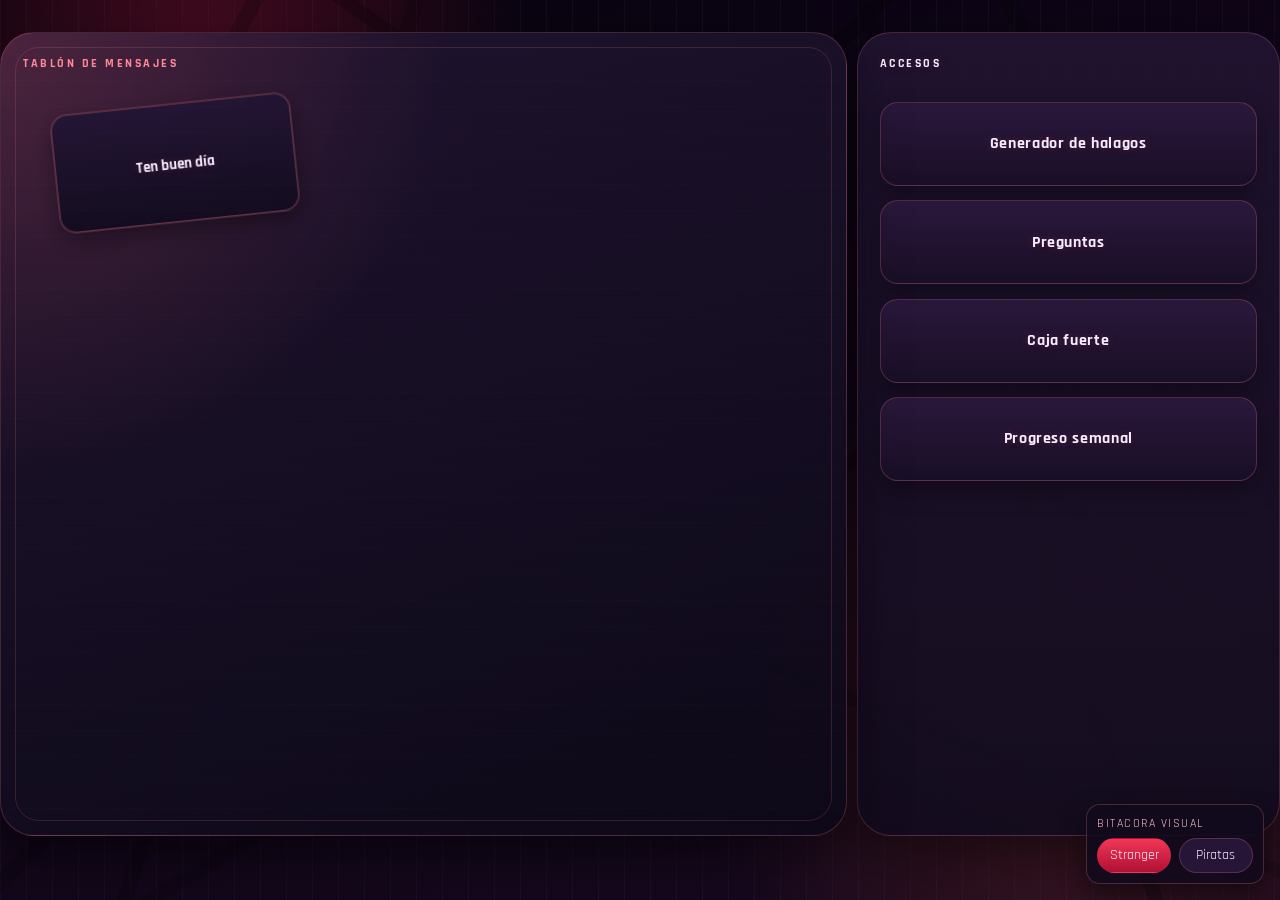
<file: index.html>
<!doctype html>
<html lang="es">
<head>
  <meta charset="utf-8">
  <meta name="viewport" content="width=device-width, initial-scale=1">
  <title>Aniversario | Inicio</title>
  <link rel="stylesheet" href="css/global.css">
  <link rel="stylesheet" href="css/home.css">
  <link rel="stylesheet" href="css/theme-pirates.css" id="themePiratesStylesheet" disabled>
</head>
<body data-page="home" class="home-scene">
  <main class="home-layout" aria-label="Pantalla de inicio">
    <section class="board-panel">
      <div class="board-frame">
        <div class="section-heading">
          <p class="eyebrow">Tablón de mensajes</p>
        </div>
        <div id="announcementsGrid" class="announcements-grid" aria-live="polite"></div>
      </div>
    </section>

    <aside class="links-panel" aria-label="Enlaces rápidos">
      <div class="links-frame">
        <p class="eyebrow">Accesos</p>
        <nav class="quick-links">
          <a href="compliments.html"><span>01</span><strong>Generador de halagos</strong></a>
          <a href="quiz.html"><span>02</span><strong>Preguntas</strong></a>
          <a href="safe.html"><span>03</span><strong>Caja fuerte</strong></a>
          <a href="progress.html"><span>04</span><strong>Progreso semanal</strong></a>
        </nav>
      </div>
    </aside>
  </main>

  <div id="modalRoot"></div>

  <script src="js/utils.js"></script>
  <script src="js/storage.js"></script>
  <script src="js/modal.js"></script>
  <script src="js/app.js"></script>
  <script src="js/home.js"></script>
</body>
</html>
</file>
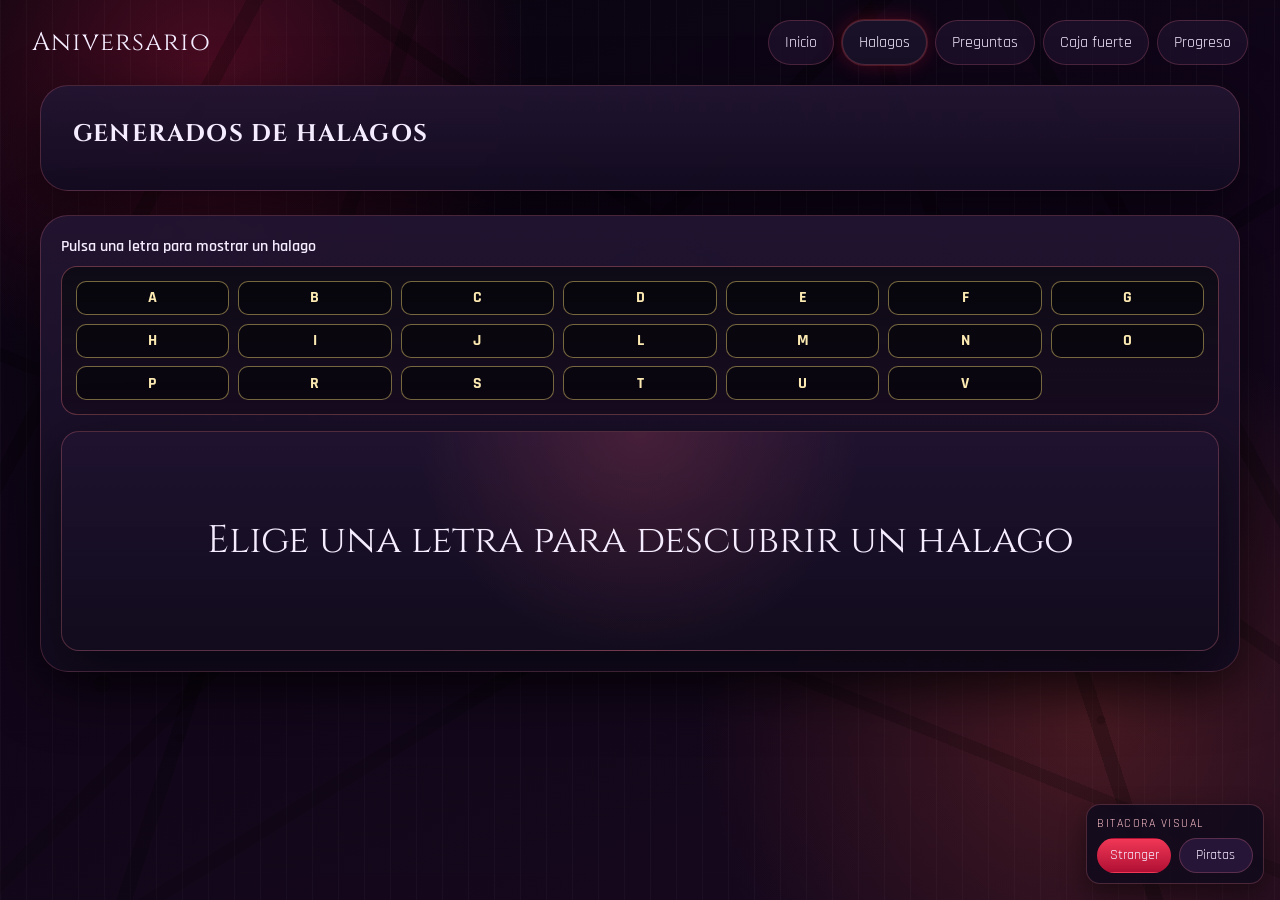
<file: compliments.html>
<!doctype html>
<html lang="es">
<head>
  <meta charset="utf-8">
  <meta name="viewport" content="width=device-width, initial-scale=1">
  <title>Aniversario | Halagos</title>
  <link rel="stylesheet" href="css/global.css">
  <link rel="stylesheet" href="css/compliments.css">
  <link rel="stylesheet" href="css/theme-pirates.css" id="themePiratesStylesheet" disabled>
</head>
<body data-page="compliments">
  <header class="site-header">
    <a class="brand" href="index.html">Aniversario</a>
    <nav class="site-nav" aria-label="Navegación principal">
      <a href="index.html">Inicio</a>
      <a class="active" href="compliments.html">Halagos</a>
      <a href="quiz.html">Preguntas</a>
      <a href="safe.html">Caja fuerte</a>
      <a href="progress.html">Progreso</a>
    </nav>
  </header>

  <main class="page-shell">
    <section class="hero-card">
      <h1>Generados de halagos</h1>
    </section>

    <section class="compliments-grid">
      <article class="tool-card">
        <div class="controls">
          <div class="alphabet-filter">
            <p class="alphabet-title">Pulsa una letra para mostrar un halago</p>
            <div class="alphabet-board">
              <div id="alphabetLetters" class="alphabet-letters" role="listbox" aria-label="Letras disponibles"></div>
            </div>
          </div>
        </div>
        <div id="complimentResult" class="result-card" aria-live="polite"></div>
      </article>
    </section>
  </main>

  <div id="modalRoot"></div>

  <script src="js/utils.js"></script>
  <script src="js/storage.js"></script>
  <script src="js/modal.js"></script>
  <script src="js/app.js"></script>
  <script src="js/compliments.js"></script>
</body>
</html>
</file>
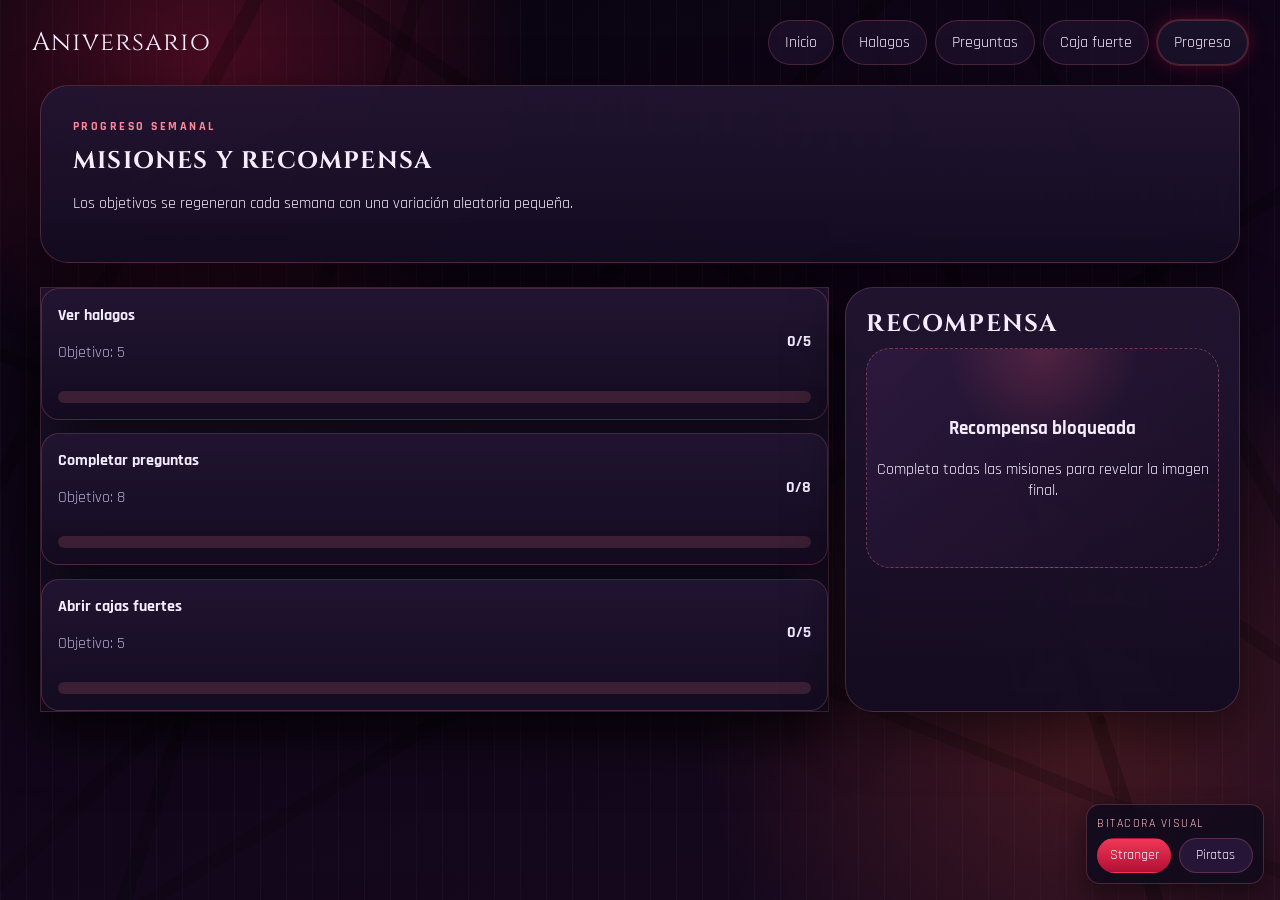
<file: progress.html>
<!doctype html>
<html lang="es">
<head>
  <meta charset="utf-8">
  <meta name="viewport" content="width=device-width, initial-scale=1">
  <title>Aniversario | Progreso</title>
  <link rel="stylesheet" href="css/global.css">
  <link rel="stylesheet" href="css/progress.css">
  <link rel="stylesheet" href="css/theme-pirates.css" id="themePiratesStylesheet" disabled>
</head>
<body data-page="progress">
  <header class="site-header">
    <a class="brand" href="index.html">Aniversario</a>
    <nav class="site-nav" aria-label="Navegación principal">
      <a href="index.html">Inicio</a>
      <a href="compliments.html">Halagos</a>
      <a href="quiz.html">Preguntas</a>
      <a href="safe.html">Caja fuerte</a>
      <a class="active" href="progress.html">Progreso</a>
    </nav>
  </header>

  <main class="page-shell">
    <section class="hero-card">
      <p class="eyebrow">Progreso semanal</p>
      <h1>Misiones y recompensa</h1>
      <p>Los objetivos se regeneran cada semana con una variación aleatoria pequeña.</p>
    </section>

    <section class="progress-layout">
      <article class="tool-card">
        <div id="missionList" class="mission-list" aria-live="polite"></div>
      </article>
      <aside class="tool-card reward-card">
        <h2>Recompensa</h2>
        <div id="rewardStatus"></div>
      </aside>
    </section>
  </main>

  <div id="modalRoot"></div>

  <script src="js/utils.js"></script>
  <script src="js/storage.js"></script>
  <script src="js/modal.js"></script>
  <script src="js/app.js"></script>
  <script src="js/progress.js"></script>
</body>
</html>
</file>
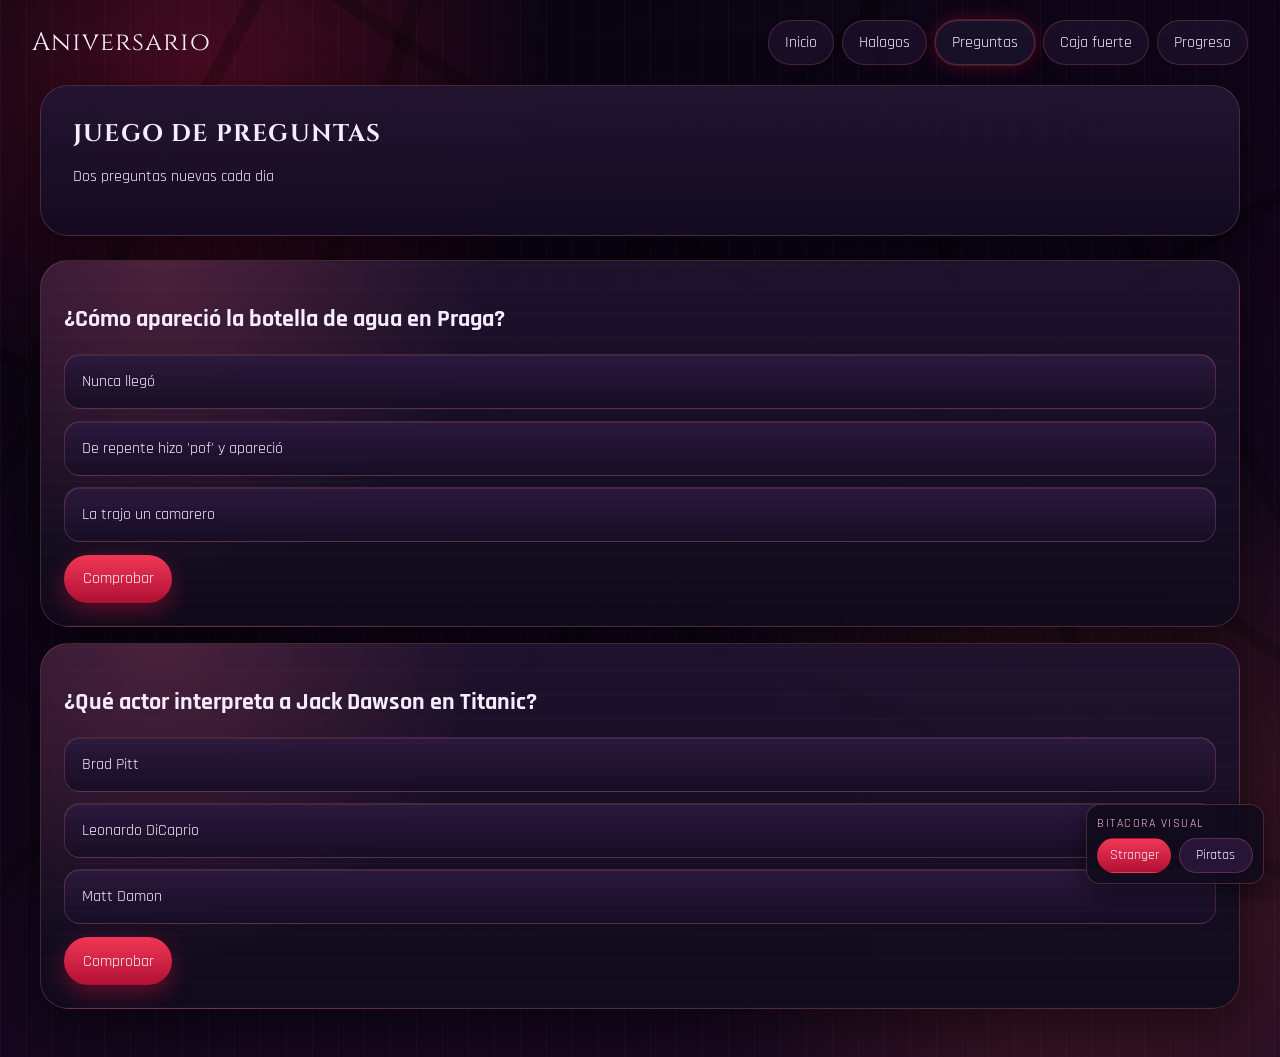
<file: quiz.html>
<!doctype html>
<html lang="es">
<head>
  <meta charset="utf-8">
  <meta name="viewport" content="width=device-width, initial-scale=1">
  <title>Aniversario | Preguntas</title>
  <link rel="stylesheet" href="css/global.css">
  <link rel="stylesheet" href="css/quiz.css">
  <link rel="stylesheet" href="css/theme-pirates.css" id="themePiratesStylesheet" disabled>
</head>
<body data-page="quiz">
  <header class="site-header">
    <a class="brand" href="index.html">Aniversario</a>
    <nav class="site-nav" aria-label="Navegación principal">
      <a href="index.html">Inicio</a>
      <a href="compliments.html">Halagos</a>
      <a class="active" href="quiz.html">Preguntas</a>
      <a href="safe.html">Caja fuerte</a>
      <a href="progress.html">Progreso</a>
    </nav>
  </header>

  <main class="page-shell">
    <section class="hero-card">
      <h1>Juego de preguntas</h1>
      <p>Dos preguntas nuevas cada dia</p>
    </section>

    <section id="quizList" class="quiz-list" aria-live="polite"></section>
  </main>

  <div id="modalRoot"></div>

  <script src="js/utils.js"></script>
  <script src="js/storage.js"></script>
  <script src="js/modal.js"></script>
  <script src="js/app.js"></script>
  <script src="js/quiz.js"></script>
</body>
</html>
</file>
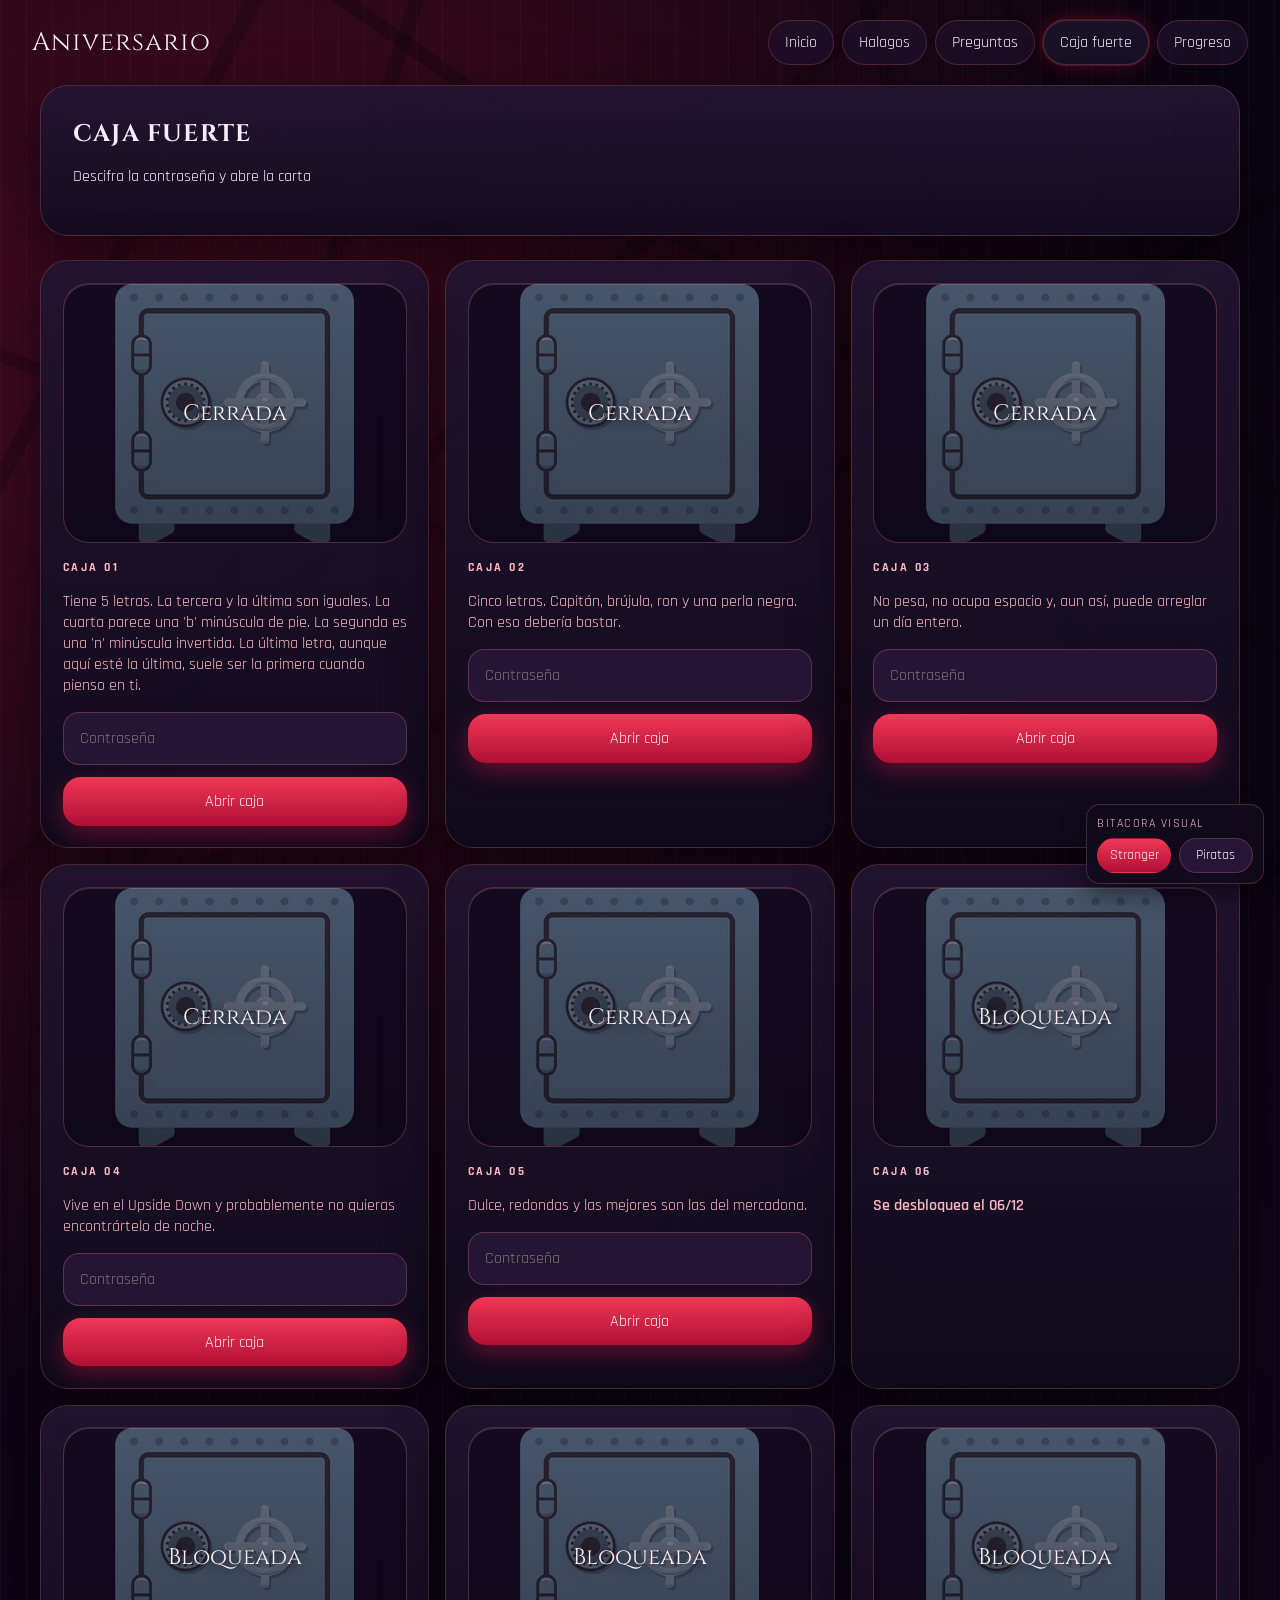
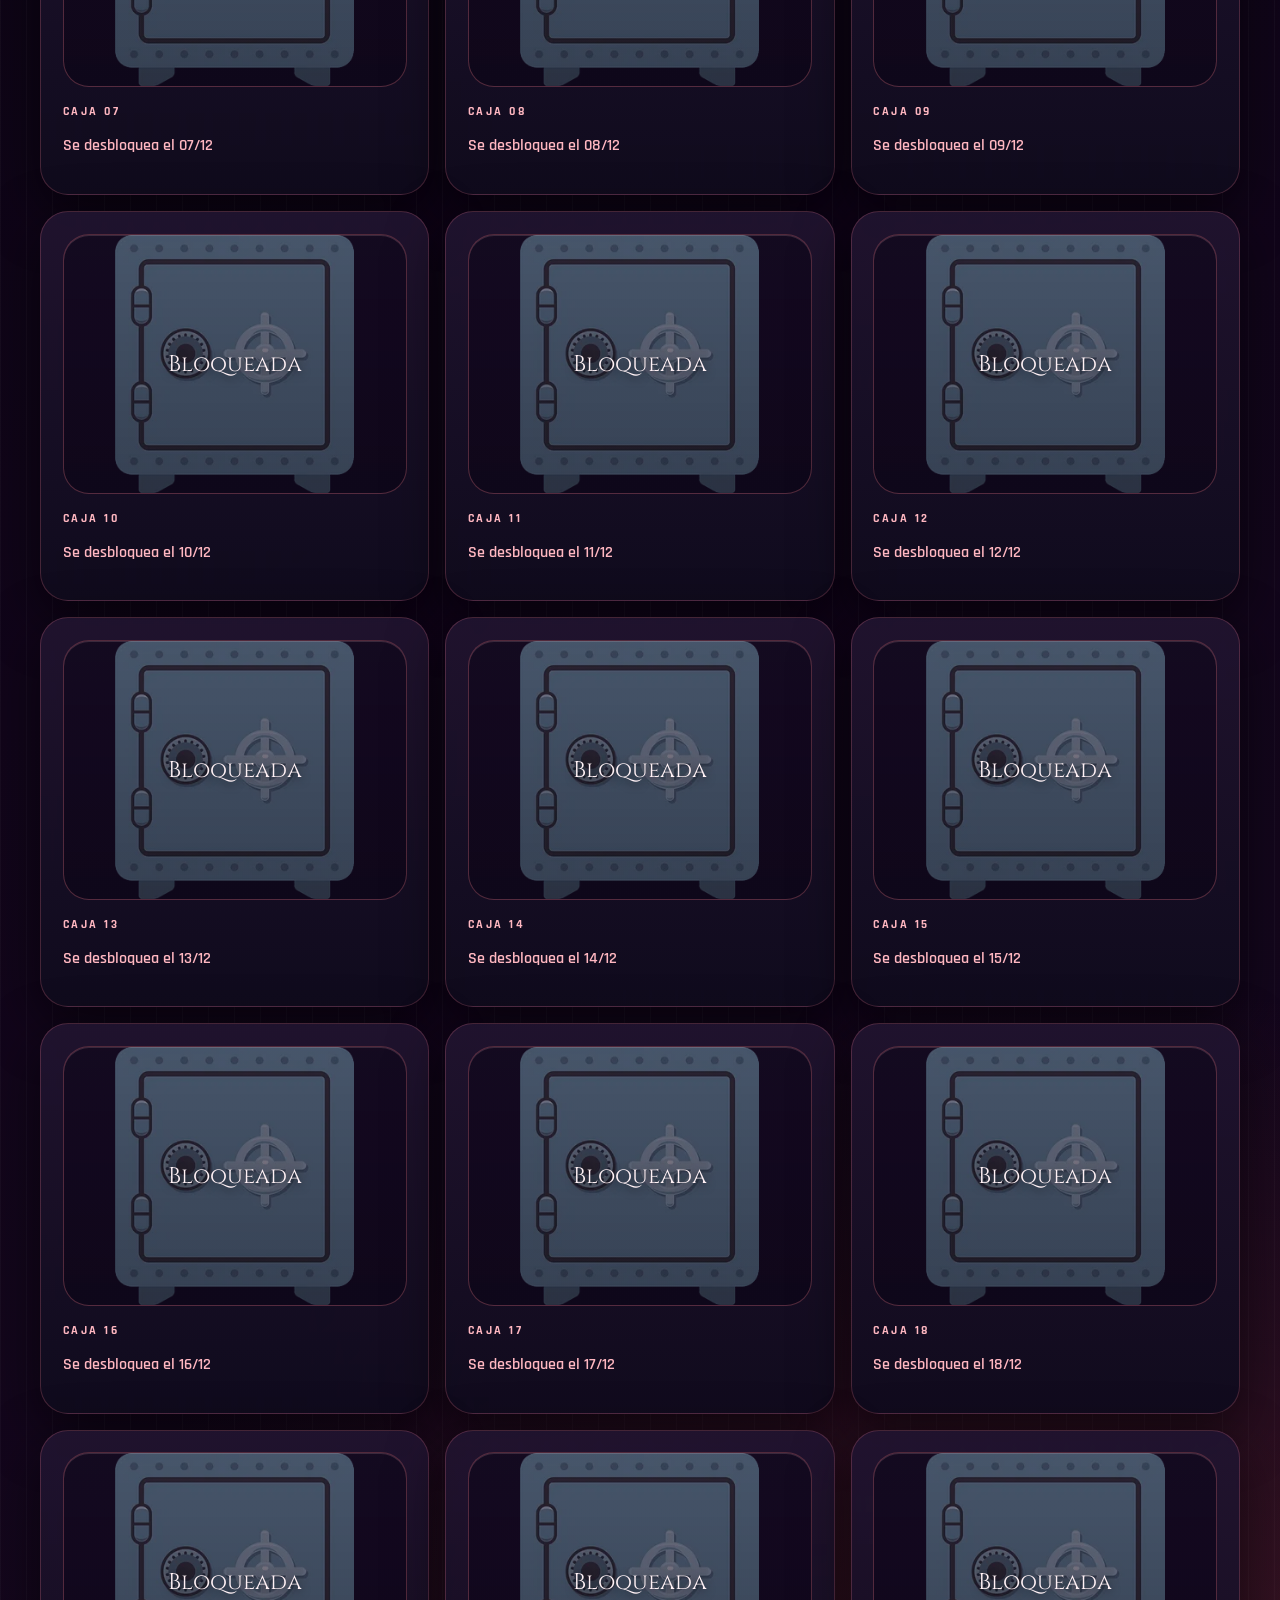
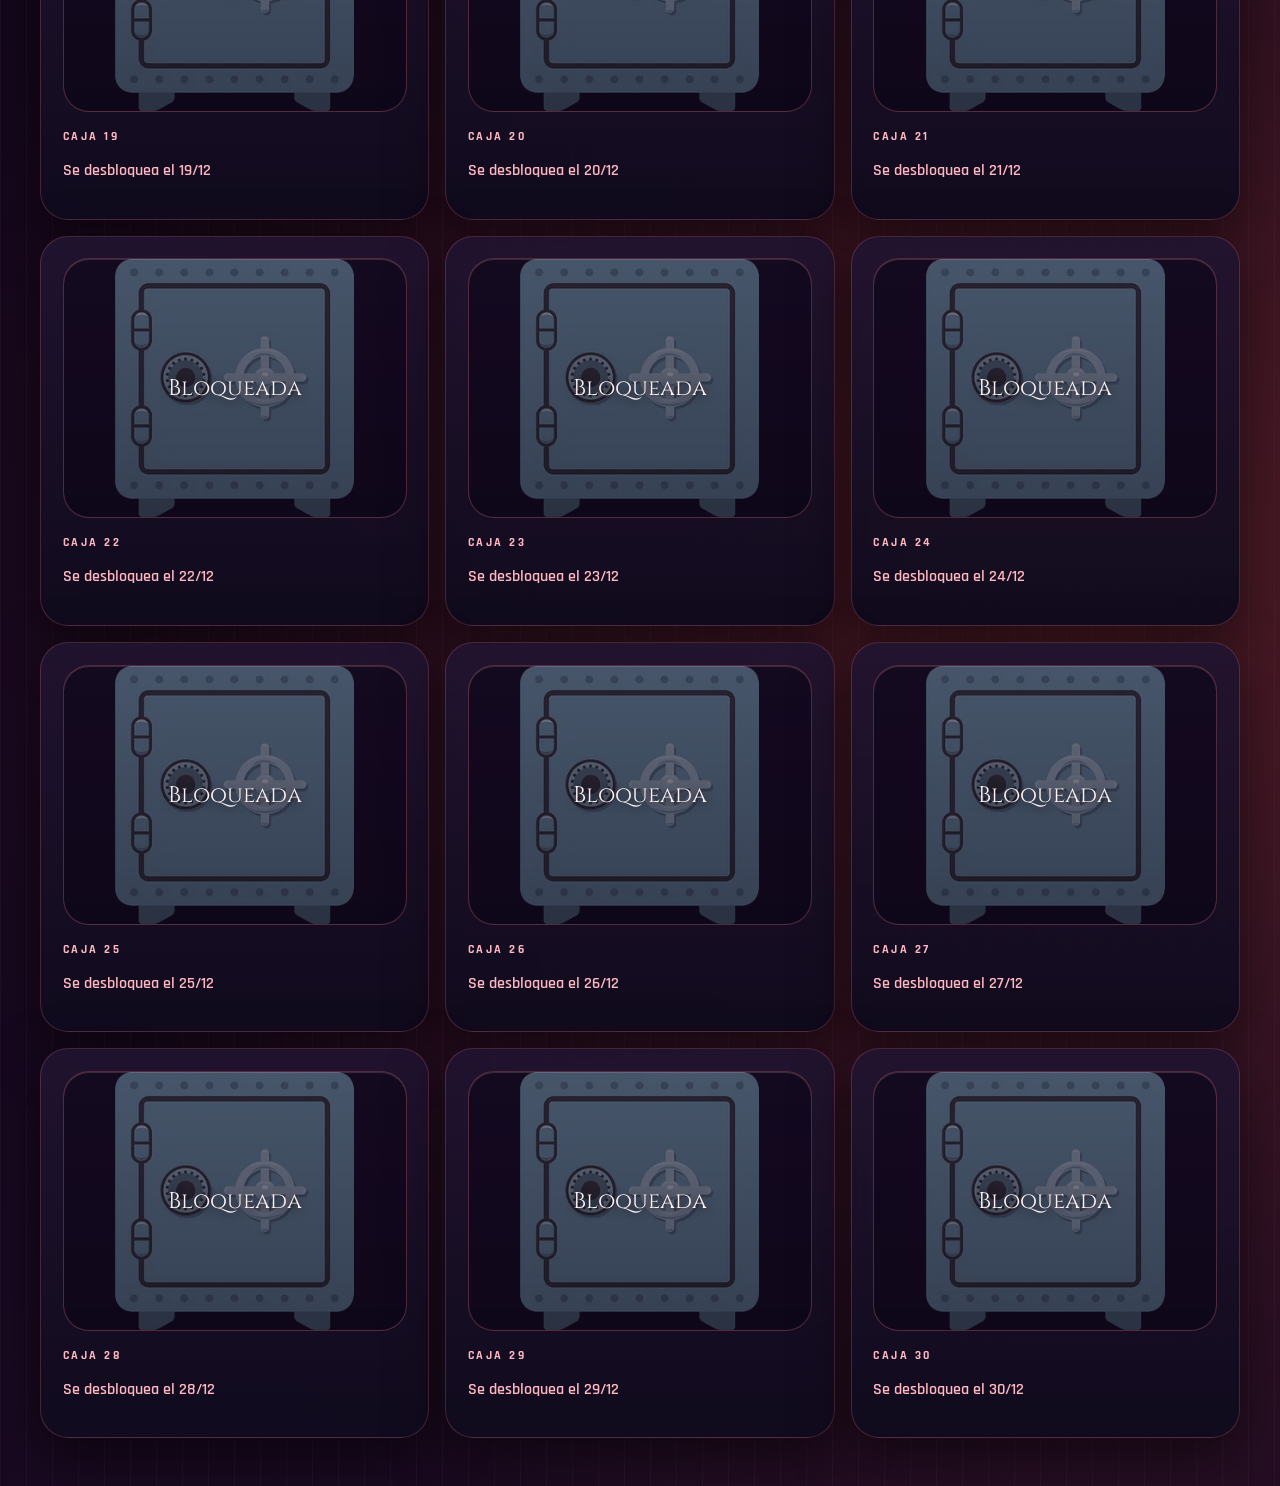
<file: safe.html>
<!doctype html>
<html lang="es">
<head>
  <meta charset="utf-8">
  <meta name="viewport" content="width=device-width, initial-scale=1">
  <title>Aniversario | Caja fuerte</title>
  <link rel="stylesheet" href="css/global.css">
  <link rel="stylesheet" href="css/safe.css">
  <link rel="stylesheet" href="css/theme-pirates.css" id="themePiratesStylesheet" disabled>
</head>
<body data-page="safe">
  <header class="site-header">
    <a class="brand" href="index.html">Aniversario</a>
    <nav class="site-nav" aria-label="Navegación principal">
      <a href="index.html">Inicio</a>
      <a href="compliments.html">Halagos</a>
      <a href="quiz.html">Preguntas</a>
      <a class="active" href="safe.html">Caja fuerte</a>
      <a href="progress.html">Progreso</a>
    </nav>
  </header>

  <main class="page-shell">
    <section class="hero-card">
      <h1>Caja fuerte</h1>
      <p>Descifra la contraseña y abre la carta </p>
    </section>

    <section id="safeList" class="safe-grid" aria-live="polite"></section>
  </main>

  <div id="modalRoot"></div>

  <script src="js/utils.js"></script>
  <script src="js/storage.js"></script>
  <script src="js/modal.js"></script>
  <script src="js/app.js"></script>
  <script src="js/safe.js"></script>
</body>
</html>
</file>
<file: css/global.css>
@import url('https://fonts.googleapis.com/css2?family=Cinzel:wght@500;700&family=Rajdhani:wght@400;500;700&display=swap');

:root {
  color-scheme: dark;
  --bg: #080611;
  --bg-alt: #14061f;
  --surface: #181127;
  --surface-strong: #221733;
  --text: #f5ecff;
  --muted: #b8a9d2;
  --primary: #d9153c;
  --primary-strong: #a50d2e;
  --accent: #ff5f2f;
  --border: rgba(255, 130, 145, 0.22);
  --shadow: 0 18px 55px rgba(0, 0, 0, 0.55);
  --radius-lg: 28px;
  --radius-md: 18px;
  --radius-sm: 12px;
  --font-display: "Cinzel", "Times New Roman", serif;
  --font-body: "Rajdhani", "Trebuchet MS", sans-serif;
}

* { box-sizing: border-box; }

html {
  background:
    radial-gradient(circle at 16% 8%, rgba(222, 28, 70, 0.3), transparent 24%),
    radial-gradient(circle at 85% 80%, rgba(255, 88, 54, 0.24), transparent 30%),
    repeating-linear-gradient(90deg, rgba(255, 255, 255, 0.03) 0 1px, transparent 1px 26px),
    linear-gradient(160deg, #07040e 0%, #11051a 45%, #1a0a22 100%);
}

body {
  margin: 0;
  min-height: 100vh;
  font-family: var(--font-body);
  color: var(--text);
  background: transparent;
  position: relative;
}

body::before,
body::after {
  content: "";
  position: fixed;
  inset: 0;
  pointer-events: none;
  z-index: -1;
}

body::before {
  background:
    radial-gradient(ellipse at 50% 110%, rgba(255, 60, 46, 0.24), transparent 55%),
    radial-gradient(ellipse at 20% -10%, rgba(205, 35, 78, 0.2), transparent 45%);
}

body::after {
  background:
    linear-gradient(180deg, rgba(10, 8, 20, 0) 0%, rgba(6, 4, 12, 0.45) 100%),
    repeating-linear-gradient(0deg, rgba(255, 255, 255, 0.025) 0 1px, transparent 1px 3px);
  mix-blend-mode: screen;
  opacity: 0.32;
}

body[data-theme="stranger"]::before {
  background:
    radial-gradient(circle at 10% 20%, rgba(0, 0, 0, 0.88) 0 2px, transparent 3px),
    radial-gradient(circle at 14% 26%, rgba(0, 0, 0, 0.82) 0 5px, transparent 6px),
    linear-gradient(118deg, transparent 0 14%, rgba(0, 0, 0, 0.9) 14% 15%, transparent 15%),
    linear-gradient(108deg, transparent 0 26%, rgba(0, 0, 0, 0.92) 26% 27%, transparent 27%),
    radial-gradient(circle at 90% 18%, rgba(0, 0, 0, 0.9) 0 2px, transparent 3px),
    radial-gradient(circle at 86% 24%, rgba(0, 0, 0, 0.82) 0 5px, transparent 6px),
    linear-gradient(62deg, transparent 0 84%, rgba(0, 0, 0, 0.9) 84% 85%, transparent 85%),
    linear-gradient(72deg, transparent 0 73%, rgba(0, 0, 0, 0.92) 73% 74%, transparent 74%);
  mix-blend-mode: multiply;
  opacity: 0.24;
  filter: blur(0.45px);
}

body[data-theme="stranger"]::after {
  background:
    radial-gradient(circle at 8% 76%, rgba(0, 0, 0, 0.96) 0 8px, transparent 9px),
    radial-gradient(circle at 14% 82%, rgba(0, 0, 0, 0.82) 0 4px, transparent 5px),
    linear-gradient(135deg, transparent 0 40%, rgba(0, 0, 0, 0.88) 40% 41%, transparent 41%),
    linear-gradient(148deg, transparent 0 58%, rgba(0, 0, 0, 0.9) 58% 59%, transparent 59%),
    radial-gradient(circle at 92% 74%, rgba(0, 0, 0, 0.96) 0 8px, transparent 9px),
    radial-gradient(circle at 86% 80%, rgba(0, 0, 0, 0.82) 0 4px, transparent 5px),
    linear-gradient(215deg, transparent 0 36%, rgba(0, 0, 0, 0.88) 36% 37%, transparent 37%),
    linear-gradient(202deg, transparent 0 61%, rgba(0, 0, 0, 0.9) 61% 62%, transparent 62%),
    linear-gradient(180deg, rgba(10, 8, 20, 0) 0%, rgba(6, 4, 12, 0.45) 100%),
    repeating-linear-gradient(0deg, rgba(255, 255, 255, 0.025) 0 1px, transparent 1px 3px);
  mix-blend-mode: multiply;
  opacity: 0.28;
}

a {
  color: inherit;
  text-decoration: none;
}

button, select, input, textarea {
  font: inherit;
}

.site-header {
  display: flex;
  align-items: center;
  justify-content: space-between;
  gap: 1rem;
  padding: 1.25rem clamp(1rem, 3vw, 2rem);
}

.brand {
  font-family: var(--font-display);
  font-size: 1.6rem;
  letter-spacing: 0.04em;
}

.site-nav {
  display: flex;
  flex-wrap: wrap;
  gap: 0.5rem;
}

.site-nav a {
  padding: 0.7rem 1rem;
  border: 1px solid var(--border);
  border-radius: 999px;
  background: rgba(31, 16, 44, 0.75);
}

.site-nav a.active,
.site-nav a:hover {
  border-color: var(--border);
  background: var(--surface);
  box-shadow: 0 0 0 1px rgba(255, 95, 90, 0.2), 0 0 20px rgba(217, 21, 60, 0.3);
}

.page-shell,
.home-layout {
  width: min(1200px, calc(100% - 2rem));
  margin: 0 auto 3rem;
}

.hero-card,
.tool-card,
.poster-card,
.announcement-card,
.mission-card,
.reward-card,
.result-card,
.quiz-card,
.safe-card {
  background:
    linear-gradient(180deg, rgba(34, 21, 50, 0.92), rgba(20, 12, 33, 0.96));
  border: 1px solid var(--border);
  box-shadow: var(--shadow);
  backdrop-filter: blur(2px);
}

.hero-card {
  border-radius: var(--radius-lg);
  padding: 2rem;
  margin-bottom: 1.5rem;
}

.hero-card h1,
.section-heading h1,
.tool-card h2,
.reward-card h2 {
  margin: 0 0 0.5rem;
  font-family: var(--font-display);
  letter-spacing: 0.05em;
  text-transform: uppercase;
}

.eyebrow {
  margin: 0 0 0.65rem;
  text-transform: uppercase;
  letter-spacing: 0.2em;
  font-size: 0.78rem;
  color: #ff8898;
  font-weight: 700;
}

.muted { color: var(--muted); }

.primary-btn,
.secondary-btn,
.ghost-btn {
  border: 0;
  border-radius: 999px;
  padding: 0.85rem 1.15rem;
  cursor: pointer;
}

.primary-btn {
  background: linear-gradient(180deg, #f13756, #b01034);
  color: #fff6fb;
  box-shadow: 0 8px 24px rgba(211, 18, 62, 0.42);
}

.secondary-btn,
.ghost-btn {
  background: rgba(255, 110, 121, 0.13);
  color: #ffd8de;
  border: 1px solid rgba(255, 130, 145, 0.22);
}

.modal-backdrop {
  position: fixed;
  inset: 0;
  background: rgba(5, 3, 12, 0.68);
  display: none;
  align-items: center;
  justify-content: center;
  padding: 1rem;
  z-index: 20;
}

.modal-backdrop.open { display: flex; }

.modal {
  width: min(680px, 100%);
  background: linear-gradient(180deg, rgba(30, 18, 45, 0.98), rgba(15, 10, 28, 0.98));
  border-radius: var(--radius-lg);
  box-shadow: 0 26px 80px rgba(0, 0, 0, 0.3);
  border: 1px solid var(--border);
  padding: 1.5rem;
}

.modal-header {
  display: flex;
  justify-content: space-between;
  gap: 1rem;
  align-items: start;
  margin-bottom: 0.85rem;
}

.modal #appModalContent {
  padding: 0.1rem 0.8rem 0;
}

.modal-close {
  border: 0;
  background: transparent;
  font-size: 1.6rem;
  cursor: pointer;
  color: #ffd2da;
}

.grid-two {
  display: grid;
  grid-template-columns: repeat(2, minmax(0, 1fr));
  gap: 1rem;
}

.theme-switcher {
  position: fixed;
  right: 1rem;
  bottom: 1rem;
  z-index: 30;
  padding: 0.65rem;
  border-radius: 14px;
  border: 1px solid rgba(255, 130, 145, 0.24);
  background: rgba(17, 10, 28, 0.9);
  box-shadow: 0 10px 26px rgba(0, 0, 0, 0.45);
  max-width: 240px;
}

.theme-switcher-title {
  margin: 0 0 0.45rem;
  font-size: 0.78rem;
  letter-spacing: 0.12em;
  text-transform: uppercase;
  color: #ffc2cc;
}

.theme-switcher-actions {
  display: grid;
  grid-template-columns: repeat(2, minmax(0, 1fr));
  gap: 0.45rem;
}

.theme-chip {
  border: 1px solid rgba(255, 130, 145, 0.24);
  border-radius: 999px;
  background: rgba(48, 27, 67, 0.72);
  color: var(--text);
  padding: 0.45rem 0.72rem;
  font-size: 0.9rem;
  cursor: pointer;
}

.theme-chip.active {
  background: linear-gradient(180deg, #f13756, #b01034);
  border-color: transparent;
}

@media (max-width: 900px) {
  .grid-two,
  .home-layout,
  .compliments-grid,
  .progress-layout {
    grid-template-columns: 1fr;
  }

  .site-header {
    align-items: start;
    flex-direction: column;
  }

  .page-shell,
  .home-layout {
    width: min(100% - 1rem, 1200px);
  }

  .theme-switcher {
    left: 0.7rem;
    right: 0.7rem;
    bottom: 0.6rem;
    max-width: none;
  }
}
</file>
<file: css/home.css>
.home-scene {
  min-height: 100vh;
  background: transparent;
}

.home-layout {
  width: 100%;
  max-width: none;
  min-height: calc(100vh - 2rem);
  margin: 0 0 3rem;
  display: grid;
  grid-template-columns: minmax(0, 2fr) minmax(0, 1fr);
  gap: 0.6rem;
  align-items: stretch;
  padding: 2rem 0;
}

.board-panel,
.links-panel {
  min-width: 0;
}

.links-panel {
  width: 100%;
  justify-self: stretch;
}

.board-frame,
.links-frame {
  height: 100%;
  border-radius: 34px;
  padding: 1.4rem;
  box-shadow: var(--shadow);
}

.board-frame {
  background:
    radial-gradient(circle at 0 0, rgba(255, 104, 126, 0.2), transparent 38%),
    linear-gradient(160deg, rgba(32, 20, 48, 0.96), rgba(13, 9, 24, 0.97));
  border: 1px solid var(--border);
  position: relative;
  overflow: hidden;
}

.board-frame::before,
.board-frame::after {
  content: "";
  position: absolute;
  inset: 14px;
  border-radius: 24px;
  border: 1px solid rgba(255, 137, 152, 0.16);
  pointer-events: none;
}

.board-frame::after {
  inset: 0;
  border-radius: inherit;
  border: 0;
  background: repeating-linear-gradient(0deg, rgba(255, 255, 255, 0.03) 0 1px, transparent 1px 26px);
  opacity: 0.4;
}

.links-frame {
  background: linear-gradient(180deg, rgba(34, 21, 50, 0.88), rgba(18, 12, 30, 0.95));
  border: 1px solid var(--border);
}

.section-heading {
  margin-bottom: 1rem;
}

.section-heading h1,
.links-frame h2 {
  margin-bottom: 0.35rem;
}

.announcements-grid {
  position: relative;
  min-height: clamp(320px, 46vh, 480px);
}

.announcement-card {
  border-radius: 16px;
  padding: 0.85rem 0.8rem 0.65rem;
  cursor: pointer;
  min-height: 118px;
  width: clamp(170px, 20vw, 240px);
  position: absolute;
  top: var(--note-top, 8%);
  left: var(--note-left, 8%);
  right: var(--note-right, auto);
  display: grid;
  align-items: center;
  transition: transform 0.18s ease, box-shadow 0.18s ease;
  background:
    linear-gradient(180deg, rgba(34, 21, 52, 0.95), rgba(19, 12, 31, 0.98));
  border: 1px solid rgba(255, 130, 145, 0.28);
  box-shadow: 0 0 0 1px rgba(255, 126, 141, 0.18), 0 8px 22px rgba(0, 0, 0, 0.38);
  text-align: left;
  --note-tilt: 0deg;
  transform: rotate(var(--note-tilt));
}

.announcement-card:hover {
  transform: translateY(-3px) rotate(var(--note-tilt));
  box-shadow: 0 0 0 1px rgba(255, 126, 141, 0.4), 0 10px 30px rgba(217, 21, 60, 0.35);
}

.announcement-text {
  display: grid;
  gap: 0.25rem;
  justify-items: center;
  text-align: center;
  width: 100%;
  padding: 0.55rem 0.5rem;
}

.announcement-text strong {
  font-size: 0.95rem;
  line-height: 1.25;
}

.links-frame {
  display: flex;
  flex-direction: column;
  gap: 0.75rem;
}

.quick-links {
  display: grid;
  gap: 0.9rem;
  margin-top: 0.5rem;
}

.quick-links a {
  display: grid;
  grid-template-columns: 1fr;
  align-items: center;
  gap: 0.85rem;
  padding: 0.8rem;
  border-radius: 18px;
  background: linear-gradient(180deg, rgba(43, 25, 61, 0.95), rgba(25, 15, 39, 0.96));
  border: 1px solid rgba(255, 130, 145, 0.24);
  box-shadow: 0 10px 24px rgba(0, 0, 0, 0.32);
  min-height: 84px;
  justify-items: center;
  text-align: center;
  transition: transform 0.18s ease, border-color 0.18s ease;
}

.quick-links a span {
  display: none;
}

.quick-links a strong {
  font-weight: 700;
  letter-spacing: 0.04em;
}

.quick-links a::before {
  content: "";
  display: none;
}

.links-frame h2,
.links-frame .eyebrow,
.section-heading h1,
.section-heading .muted,
.announcement-card,
.quick-links a strong {
  color: inherit;
  text-shadow: 0 0 10px rgba(255, 73, 93, 0.22);
}

.quick-links a:hover {
  transform: translateY(-2px);
  border-color: rgba(255, 130, 145, 0.45);
}

.modal-note-text {
  margin: 0;
  font-size: 1.05rem;
  line-height: 1.6;
  text-align: center;
  padding: 0 1.1rem;
}

@media (max-width: 900px) {
  .home-layout {
    grid-template-columns: 1fr;
    min-height: auto;
    padding: 1rem 0 1.5rem;
  }

  .announcements-grid {
    display: grid;
    grid-template-columns: 1fr;
    gap: 0.9rem;
    min-height: auto;
  }

  .announcement-card {
    position: static;
    width: 100%;
    min-height: 130px;
    transform: none;
  }

  .announcement-card:hover {
    transform: translateY(-3px);
  }
}
</file>
<file: css/theme-pirates.css>
@import url('https://fonts.googleapis.com/css2?family=Pirata+One&family=Cormorant+Garamond:wght@500;600;700&family=Alegreya:wght@500;700&display=swap');

html:has(body[data-theme="pirates"]) {
  background:
    radial-gradient(circle at 18% 14%, rgba(255, 255, 255, 0.38), transparent 22%),
    radial-gradient(circle at 74% 18%, rgba(255, 255, 255, 0.28), transparent 26%),
    linear-gradient(180deg, #9bd9ff 0%, #66b6ee 36%, #3f8fcf 52%, #27679c 56%, #1b4f7b 76%, #123a5f 100%);
}

body[data-theme="pirates"] {
  color-scheme: light;
  --bg: #efd8b0;
  --bg-alt: #d9b483;
  --surface: #f2dfbf;
  --surface-strong: #f7e8c9;
  --text: #2f1c0f;
  --muted: #6f5136;
  --primary: #8a3d15;
  --primary-strong: #63260f;
  --accent: #ba7a2d;
  --border: rgba(96, 56, 26, 0.28);
  --shadow: 0 18px 45px rgba(60, 34, 14, 0.22);
  --font-display: "Pirata One", "Times New Roman", serif;
  --font-body: "Cormorant Garamond", Georgia, serif;
  background:
    radial-gradient(circle at 18% 14%, rgba(255, 255, 255, 0.38), transparent 22%),
    radial-gradient(circle at 74% 18%, rgba(255, 255, 255, 0.28), transparent 26%),
    linear-gradient(180deg, #9bd9ff 0%, #66b6ee 36%, #3f8fcf 52%, #27679c 56%, #1b4f7b 76%, #123a5f 100%);
}

body[data-theme="pirates"]::before {
  background:
    radial-gradient(ellipse at 12% 18%, rgba(255, 255, 255, 0.28), transparent 30%),
    radial-gradient(ellipse at 84% 12%, rgba(255, 255, 255, 0.22), transparent 28%),
    linear-gradient(180deg, rgba(255, 255, 255, 0) 0 54%, rgba(255, 255, 255, 0.08) 55%, transparent 56%),
    linear-gradient(180deg, rgba(255, 255, 255, 0) 0 62%, rgba(13, 54, 86, 0.18) 63%, rgba(15, 57, 90, 0.32) 100%);
}

body[data-theme="pirates"]::after {
  opacity: 0.28;
  mix-blend-mode: soft-light;
  background:
    radial-gradient(ellipse at 21% 74%, rgba(18, 24, 32, 0.96) 0 5%, transparent 5.3%),
    radial-gradient(ellipse at 21% 75%, rgba(18, 24, 32, 0.96) 0 12%, transparent 12.5%),
    linear-gradient(110deg, transparent 0 48%, rgba(18, 24, 32, 0.96) 48% 50%, transparent 50%),
    linear-gradient(70deg, transparent 0 48%, rgba(18, 24, 32, 0.96) 48% 50%, transparent 50%),
    radial-gradient(ellipse at 71% 78%, rgba(18, 24, 32, 0.96) 0 5%, transparent 5.3%),
    radial-gradient(ellipse at 71% 79%, rgba(18, 24, 32, 0.96) 0 13%, transparent 13.5%),
    linear-gradient(112deg, transparent 0 49%, rgba(18, 24, 32, 0.96) 49% 51%, transparent 51%),
    linear-gradient(68deg, transparent 0 49%, rgba(18, 24, 32, 0.96) 49% 51%, transparent 51%),
    radial-gradient(circle at 24% 66%, rgba(18, 24, 32, 0.96) 0 4px, transparent 5px),
    radial-gradient(circle at 74% 70%, rgba(18, 24, 32, 0.96) 0 4px, transparent 5px),
    linear-gradient(180deg, rgba(255, 255, 255, 0) 0%, rgba(12, 43, 70, 0.22) 72%, rgba(9, 33, 57, 0.36) 100%),
    repeating-linear-gradient(0deg, rgba(255, 255, 255, 0.06) 0 2px, transparent 2px 14px);
}

body[data-theme="pirates"] .site-header {
  background: linear-gradient(180deg, rgba(247, 232, 202, 0.85), rgba(236, 206, 157, 0.76));
  border-bottom: 2px solid rgba(107, 67, 35, 0.2);
  backdrop-filter: blur(1px);
}

body[data-theme="pirates"] .brand {
  font-family: var(--font-display);
  font-size: clamp(1.9rem, 2.4vw, 2.5rem);
  letter-spacing: 0.06em;
  color: #6c2f12;
  text-shadow: 0 1px 0 rgba(255, 240, 214, 0.85), 0 4px 12px rgba(117, 67, 27, 0.24);
}

body[data-theme="pirates"] .site-nav a {
  background: rgba(249, 236, 212, 0.76);
  border: 1px solid rgba(109, 67, 35, 0.24);
  border-radius: 999px;
  color: #56270f;
  font-size: 1.02rem;
  font-weight: 600;
}

body[data-theme="pirates"] .site-nav a.active,
body[data-theme="pirates"] .site-nav a:hover {
  background: linear-gradient(180deg, rgba(249, 232, 201, 0.98), rgba(230, 197, 146, 0.98));
  box-shadow: 0 9px 20px rgba(89, 55, 27, 0.22);
}

body[data-theme="pirates"] .hero-card,
body[data-theme="pirates"] .tool-card,
body[data-theme="pirates"] .poster-card,
body[data-theme="pirates"] .announcement-card,
body[data-theme="pirates"] .mission-card,
body[data-theme="pirates"] .reward-card,
body[data-theme="pirates"] .result-card,
body[data-theme="pirates"] .quiz-card,
body[data-theme="pirates"] .safe-card,
body[data-theme="pirates"] .links-frame,
body[data-theme="pirates"] .board-frame {
  background:
    radial-gradient(circle at 50% 0, rgba(255, 249, 232, 0.45), transparent 34%),
    linear-gradient(180deg, rgba(248, 232, 201, 0.97), rgba(232, 203, 157, 0.96));
  border: 2px solid rgba(109, 67, 35, 0.25);
  border-radius: 18px;
  box-shadow:
    inset 0 1px 0 rgba(255, 247, 230, 0.56),
    0 16px 34px rgba(71, 42, 17, 0.2);
  color: var(--text);
  backdrop-filter: none;
}

body[data-theme="pirates"] .hero-card,
body[data-theme="pirates"] .tool-card,
body[data-theme="pirates"] .safe-card,
body[data-theme="pirates"] .quiz-card,
body[data-theme="pirates"] .result-card {
  position: relative;
}

body[data-theme="pirates"] .hero-card::after,
body[data-theme="pirates"] .tool-card::after,
body[data-theme="pirates"] .safe-card::after,
body[data-theme="pirates"] .quiz-card::after,
body[data-theme="pirates"] .result-card::after {
  content: "";
  position: absolute;
  inset: 0;
  pointer-events: none;
  border-radius: inherit;
  background:
    radial-gradient(circle at 90% 15%, rgba(119, 72, 37, 0.08), transparent 26%),
    repeating-linear-gradient(0deg, rgba(128, 81, 43, 0.05) 0 1px, transparent 1px 22px);
}

body[data-theme="pirates"] .hero-card h1,
body[data-theme="pirates"] .section-heading h1,
body[data-theme="pirates"] .tool-card h2,
body[data-theme="pirates"] .reward-card h2 {
  text-transform: none;
  letter-spacing: 0.03em;
  line-height: 0.95;
  color: #5f250d;
  text-shadow: 0 1px 0 rgba(255, 245, 225, 0.95), 0 8px 20px rgba(104, 59, 24, 0.24);
}

body[data-theme="pirates"] .hero-card h1 {
  font-family: var(--font-display);
  font-size: clamp(2.4rem, 6.2vw, 4.8rem);
}

body[data-theme="pirates"] .tool-card h2,
body[data-theme="pirates"] .reward-card h2,
body[data-theme="pirates"] .section-heading h1 {
  font-family: var(--font-display);
  font-size: clamp(1.8rem, 4.5vw, 3rem);
}

body[data-theme="pirates"] p,
body[data-theme="pirates"] li,
body[data-theme="pirates"] label,
body[data-theme="pirates"] button,
body[data-theme="pirates"] input,
body[data-theme="pirates"] select {
  font-size: clamp(1.08rem, 1.7vw, 1.22rem);
}

body[data-theme="pirates"] .eyebrow {
  color: #7d4d25;
  letter-spacing: 0.16em;
  font-size: 0.86rem;
  font-weight: 700;
}

body[data-theme="pirates"] .safe-card .eyebrow {
  color: #6f3514;
}

body[data-theme="pirates"] .safe-card > p:not(.eyebrow) {
  color: #3a2415;
  font-family: "Alegreya", Georgia, serif;
  font-size: clamp(1.02rem, 1.45vw, 1.16rem);
  line-height: 1.35;
  font-weight: 700;
  margin-top: 0.35rem;
  margin-bottom: 0.95rem;
}

body[data-theme="pirates"] .muted {
  color: #6b4c33;
}

body[data-theme="pirates"] .primary-btn,
body[data-theme="pirates"] .secondary-btn,
body[data-theme="pirates"] .ghost-btn {
  border-radius: 12px;
  padding: 0.82rem 1.2rem;
  font-weight: 700;
}

body[data-theme="pirates"] .primary-btn {
  background: linear-gradient(180deg, #b96c2d, #8f461e);
  color: #fff9ef;
  box-shadow: 0 10px 20px rgba(88, 48, 21, 0.28);
}

body[data-theme="pirates"] .secondary-btn,
body[data-theme="pirates"] .ghost-btn {
  background: rgba(132, 84, 44, 0.12);
  color: #5b2d14;
  border: 1px solid rgba(111, 69, 36, 0.24);
}

body[data-theme="pirates"] .modal-backdrop {
  background: rgba(61, 35, 14, 0.44);
}

body[data-theme="pirates"] .modal {
  background: linear-gradient(180deg, rgba(249, 235, 209, 0.98), rgba(237, 210, 168, 0.98));
  border: 2px solid rgba(111, 70, 37, 0.24);
}

body[data-theme="pirates"] .modal-close {
  color: #6f4a2c;
}

body[data-theme="pirates"] .board-frame::before {
  inset: 12px;
  border-radius: 14px;
  border: 1px dashed rgba(116, 73, 38, 0.28);
}

body[data-theme="pirates"] .board-frame::after {
  background:
    radial-gradient(circle at 10% 0, rgba(255, 255, 255, 0.22), transparent 26%),
    repeating-linear-gradient(90deg, rgba(128, 81, 43, 0.04) 0 1px, transparent 1px 20px);
  opacity: 0.42;
}

body[data-theme="pirates"] .announcement-card {
  border-radius: 14px;
  border: 2px solid rgba(111, 70, 37, 0.3);
  box-shadow: 0 10px 22px rgba(77, 45, 20, 0.18);
}

body[data-theme="pirates"] .announcement-card:hover {
  box-shadow: 0 14px 28px rgba(77, 45, 20, 0.26);
}

body[data-theme="pirates"] .quick-links a {
  border-radius: 14px;
  border: 2px solid rgba(111, 70, 37, 0.26);
  background: linear-gradient(180deg, rgba(246, 229, 195, 0.97), rgba(229, 196, 146, 0.96));
}

body[data-theme="pirates"] .quick-links a:hover {
  transform: translateY(-2px);
}

body[data-theme="pirates"] .progress-bar {
  background: rgba(120, 75, 40, 0.15);
}

body[data-theme="pirates"] .progress-bar span {
  background: linear-gradient(90deg, #d29c52, #9e602f, #7d411e);
}

body[data-theme="pirates"] .reward-visual {
  border: 2px solid rgba(113, 70, 38, 0.26);
  border-radius: 16px;
  background:
    radial-gradient(circle at 10% 0, rgba(255, 247, 224, 0.35), transparent 24%),
    linear-gradient(135deg, rgba(212, 174, 121, 0.36), rgba(147, 95, 51, 0.22));
  box-shadow: inset 0 1px 0 rgba(255, 246, 223, 0.32);
}

body[data-theme="pirates"] .safe-visual {
  border: 2px solid rgba(113, 70, 38, 0.26);
  border-radius: 16px;
  min-height: 260px;
  background:
    linear-gradient(180deg, rgba(72, 43, 21, 0.38), rgba(49, 30, 14, 0.5)),
    url('../assets/cajaFuerte.webp') center center / contain no-repeat;
  background-color: rgba(109, 73, 39, 0.36);
  box-shadow: inset 0 1px 0 rgba(255, 246, 223, 0.32);
  color: #fff8ea;
  text-shadow: 0 2px 8px rgba(40, 24, 10, 0.55);
}

body[data-theme="pirates"] .safe-visual.open {
  background:
    linear-gradient(180deg, rgba(130, 92, 49, 0.26), rgba(86, 56, 28, 0.34)),
    url('../assets/cajaFuerte.webp') center center / contain no-repeat;
  background-color: rgba(126, 86, 45, 0.3);
}

body[data-theme="pirates"] .filter-field select,
body[data-theme="pirates"] .quiz-select,
body[data-theme="pirates"] .safe-input,
body[data-theme="pirates"] .safe-actions .safe-input,
body[data-theme="pirates"] .quiz-options button {
  background: rgba(250, 237, 212, 0.9);
  border: 1px solid rgba(111, 70, 37, 0.28);
  color: var(--text);
  border-radius: 10px;
}

body[data-theme="pirates"] .theme-switcher {
  background: rgba(243, 224, 192, 0.94);
  border-color: rgba(109, 67, 35, 0.3);
  box-shadow: 0 10px 24px rgba(66, 40, 19, 0.22);
}

body[data-theme="pirates"] .theme-switcher-title {
  color: #6f4120;
  font-size: 0.76rem;
}

body[data-theme="pirates"] .theme-chip {
  background: rgba(255, 246, 227, 0.85);
  color: #5a2d16;
  border-color: rgba(109, 67, 35, 0.24);
  border-radius: 10px;
  font-weight: 600;
}

body[data-theme="pirates"] .theme-chip.active {
  background: linear-gradient(180deg, #b3773a, #8a4f25);
  color: #fff8ee;
}

@media (max-width: 900px) {
  body[data-theme="pirates"] .hero-card h1 {
    font-size: clamp(2rem, 9vw, 3.2rem);
  }

  body[data-theme="pirates"] .tool-card h2,
  body[data-theme="pirates"] .reward-card h2,
  body[data-theme="pirates"] .section-heading h1 {
    font-size: clamp(1.5rem, 7.2vw, 2.4rem);
  }
}
</file>
<file: css/compliments.css>
.compliments-grid {
  display: grid;
  grid-template-columns: minmax(0, 1fr);
  gap: 1rem;
}

.tool-card {
  border-radius: var(--radius-lg);
  padding: 1.25rem;
}

.controls {
  display: flex;
  flex-wrap: wrap;
  gap: 0.75rem;
  margin-bottom: 1rem;
  align-items: flex-start;
}

.alphabet-filter {
  display: grid;
  gap: 0.55rem;
  flex: 1;
  min-width: min(100%, 430px);
}

.alphabet-title {
  margin: 0;
  font-weight: 600;
}

.alphabet-board {
  border-radius: 16px;
  padding: 0.85rem;
  border: 1px solid rgba(255, 130, 145, 0.34);
  background: linear-gradient(180deg, rgba(9, 9, 14, 0.74), rgba(23, 12, 31, 0.9));
}

.alphabet-letters {
  display: grid;
  grid-template-columns: repeat(7, minmax(0, 1fr));
  gap: clamp(0.35rem, 1vw, 0.55rem);
}

.letter-btn {
  border: 1px solid rgba(246, 218, 120, 0.46);
  border-radius: 10px;
  background: rgba(3, 3, 6, 0.54);
  color: #fceab2;
  font-weight: 700;
  min-height: 34px;
  cursor: pointer;
  transition: transform 0.2s ease, background-color 0.2s ease, border-color 0.2s ease;
}

.letter-btn:hover {
  transform: translateY(-2px);
  background: rgba(47, 17, 17, 0.74);
  border-color: rgba(255, 210, 118, 0.85);
}

.letter-btn.active {
  background: rgba(158, 28, 43, 0.82);
  border-color: rgba(255, 222, 147, 0.95);
  box-shadow: 0 0 16px rgba(255, 66, 66, 0.36);
}

.result-card {
  border-radius: var(--radius-md);
  padding: 1.25rem;
  min-height: 220px;
  display: grid;
  place-items: center;
  text-align: center;
}

.result-card .big-text {
  font-family: var(--font-display);
  font-size: clamp(1.6rem, 4vw, 2.4rem);
  margin: 0;
}

.result-card {
  background:
    radial-gradient(circle at 50% 0, rgba(255, 92, 113, 0.18), transparent 36%),
    linear-gradient(180deg, rgba(31, 19, 47, 0.95), rgba(18, 12, 30, 0.98));
  border: 1px solid rgba(255, 130, 145, 0.26);
}

@media (max-width: 900px) {
  .alphabet-letters {
    grid-template-columns: repeat(6, minmax(0, 1fr));
  }
}

@media (max-width: 560px) {
  .alphabet-letters {
    grid-template-columns: repeat(5, minmax(0, 1fr));
  }
}
</file>
<file: css/progress.css>
.progress-layout {
  display: grid;
  grid-template-columns: minmax(0, 2fr) minmax(250px, 1fr);
  gap: 1rem;
}

.mission-list {
  display: grid;
  gap: 0.85rem;
}

.mission-card {
  border-radius: var(--radius-md);
  padding: 1rem;
}

.mission-top {
  display: flex;
  justify-content: space-between;
  gap: 1rem;
  align-items: center;
}

.progress-bar {
  width: 100%;
  height: 12px;
  border-radius: 999px;
  background: rgba(255, 130, 145, 0.16);
  overflow: hidden;
  margin-top: 0.75rem;
}

.progress-bar span {
  display: block;
  height: 100%;
  border-radius: inherit;
  background: linear-gradient(90deg, var(--accent), var(--primary), #ff6f53);
}

.reward-card {
  border-radius: var(--radius-lg);
  padding: 1.25rem;
}

.reward-visual {
  min-height: 220px;
  border-radius: 24px;
  display: grid;
  place-items: center;
  text-align: center;
  border: 1px dashed rgba(255, 130, 145, 0.36);
  background:
    radial-gradient(circle at top, rgba(255, 92, 113, 0.2), transparent 34%),
    linear-gradient(135deg, rgba(57, 30, 76, 0.55), rgba(25, 14, 36, 0.6));
}

@media (max-width: 900px) {
  .progress-layout { grid-template-columns: 1fr; }
}
</file>
<file: css/quiz.css>
.quiz-list {
  display: grid;
  gap: 1rem;
}

.quiz-card {
  border-radius: var(--radius-lg);
  padding: 1.45rem;
  background:
    radial-gradient(circle at 10% 0, rgba(255, 95, 121, 0.2), transparent 28%),
    linear-gradient(180deg, rgba(31, 19, 46, 0.92), rgba(16, 11, 28, 0.97));
  position: relative;
  overflow: hidden;
}

.quiz-card::before {
  content: "";
  position: absolute;
  inset: 0;
  background:
    repeating-linear-gradient(
      0deg,
      rgba(255, 255, 255, 0.03) 0 1px,
      transparent 1px 24px
    );
  pointer-events: none;
  opacity: 0.7;
}

.quiz-options {
  display: grid;
  gap: 0.7rem;
  margin-top: 1rem;
  margin-bottom: 0.8rem;
}

.quiz-options button {
  text-align: left;
  border: 1px solid rgba(255, 130, 145, 0.22);
  border-radius: 16px;
  background: linear-gradient(180deg, rgba(44, 25, 62, 0.96), rgba(23, 14, 36, 0.97));
  padding: 1rem 1.05rem;
  cursor: pointer;
  color: var(--text);
  box-shadow: inset 0 1px 0 rgba(255, 184, 194, 0.1);
}

.quiz-options button:hover:not(:disabled) {
  transform: translateY(-1px);
  border-color: rgba(255, 130, 145, 0.46);
}

.quiz-options button:disabled {
  cursor: not-allowed;
  opacity: 0.82;
}

.quiz-options .is-selected {
  border-width: 2px;
  font-weight: 700;
}

.quiz-check-btn {
  width: fit-content;
}

.quiz-options .is-correct {
  border-color: rgba(131, 232, 170, 0.85);
  background: linear-gradient(180deg, rgba(27, 92, 62, 0.96), rgba(20, 66, 47, 0.97));
}

.quiz-options .is-wrong {
  border-color: rgba(255, 140, 154, 0.9);
  background: linear-gradient(180deg, rgba(124, 39, 61, 0.95), rgba(78, 27, 43, 0.97));
}

.quiz-feedback {
  margin-top: 0.9rem;
  font-weight: 700;
  color: #ff9aaa;
}
</file>
<file: css/safe.css>
.safe-grid {
  display: grid;
  grid-template-columns: repeat(3, minmax(0, 1fr));
  gap: 1rem;
}

.safe-card {
  border-radius: var(--radius-lg);
  padding: 1.35rem;
  background:
    linear-gradient(180deg, rgba(33, 20, 48, 0.92), rgba(16, 11, 29, 0.97));
}

.safe-card.locked {
  border: 1px solid rgba(255, 130, 145, 0.22);
}

.safe-visual {
  border-radius: 26px;
  min-height: 260px;
  display: grid;
  place-items: center;
  margin-bottom: 1rem;
  font-family: var(--font-display);
  font-size: 1.4rem;
  background:
    linear-gradient(180deg, rgba(18, 8, 30, 0.52), rgba(11, 5, 22, 0.64)),
    url('../assets/cajaFuerte.webp') center center / contain no-repeat;
  background-color: rgba(23, 12, 35, 0.88);
  border: 1px solid rgba(255, 130, 145, 0.28);
  box-shadow: inset 0 1px 0 rgba(255, 205, 213, 0.16);
  color: #fff1f5;
  text-shadow: 0 2px 10px rgba(0, 0, 0, 0.68);
}

.safe-visual.open {
  background:
    linear-gradient(180deg, rgba(86, 44, 18, 0.42), rgba(62, 31, 12, 0.48)),
    url('../assets/cajaFuerte.webp') center center / contain no-repeat;
  background-color: rgba(58, 34, 18, 0.85);
}

.safe-actions {
  display: grid;
  gap: 0.75rem;
}

.safe-actions .safe-input {
  background: rgba(39, 23, 56, 0.9);
  border: 1px solid rgba(255, 130, 145, 0.28);
  border-radius: 16px;
  padding: 0.95rem 1rem;
  color: var(--text);
}

.safe-actions .primary-btn {
  border-radius: 18px;
}

.safe-card p {
  color: #ffb7c1;
}

.safe-locked-message {
  color: #ffd9de;
  font-weight: 600;
}

@media (max-width: 900px) {
  .safe-grid { grid-template-columns: 1fr; }
}
</file>
